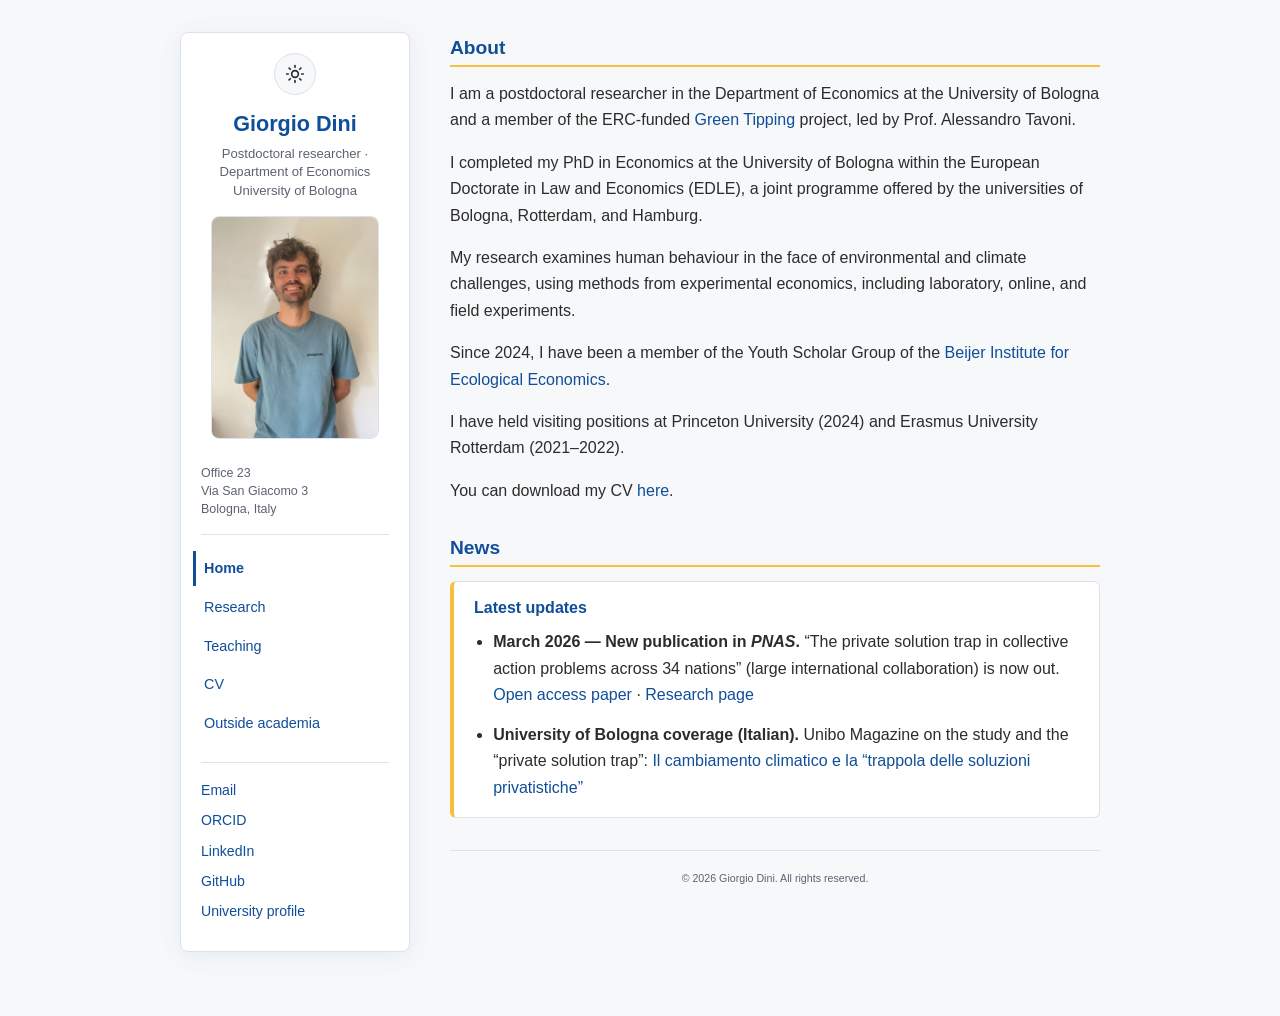
<file: index.html>
<!DOCTYPE html>
<html lang="en">
<head>
  <meta charset="utf-8">
  <meta name="viewport" content="width=device-width, initial-scale=1">
  <meta name="color-scheme" content="light">
  <meta name="description" content="Giorgio Dini — Postdoctoral researcher in economics, University of Bologna. Environmental and behavioral economics, experimental methods.">
  <title>Giorgio Dini | Economics | giodini121.github.io</title>
  <link rel="canonical" href="https://giodini121.github.io/">
  <link rel="stylesheet" href="stylesheets/styles.css">
</head>
<body>
  <div class="nav-backdrop" id="nav-backdrop" hidden aria-hidden="true"></div>
  <button type="button" class="nav-toggle" id="nav-toggle" aria-label="Open menu" aria-expanded="false" aria-controls="site-nav">
    <svg xmlns="http://www.w3.org/2000/svg" width="22" height="22" viewBox="0 0 24 24" fill="none" stroke="currentColor" stroke-width="2" stroke-linecap="round" aria-hidden="true">
      <path d="M4 6h16M4 12h16M4 18h16"/>
    </svg>
  </button>
  <div class="wrapper">
    <header>
      <div class="header-toolbar">
        <div class="theme-toggle-wrap">
          <button type="button" class="theme-toggle" id="theme-toggle" aria-label="Switch to dark mode">
            <svg class="theme-icon theme-icon-sun" xmlns="http://www.w3.org/2000/svg" width="20" height="20" viewBox="0 0 24 24" fill="none" stroke="currentColor" stroke-width="2" stroke-linecap="round" stroke-linejoin="round" aria-hidden="true">
              <circle cx="12" cy="12" r="4"/>
              <path d="M12 2v2M12 20v2M4.93 4.93l1.41 1.41M17.66 17.66l1.41 1.41M2 12h2M20 12h2M6.34 17.66l-1.41 1.41M19.07 4.93l-1.41 1.41"/>
            </svg>
            <svg class="theme-icon theme-icon-moon" xmlns="http://www.w3.org/2000/svg" width="20" height="20" viewBox="0 0 24 24" fill="none" stroke="currentColor" stroke-width="2" stroke-linecap="round" stroke-linejoin="round" aria-hidden="true">
              <path d="M21 12.79A9 9 0 1 1 11.21 3 7 7 0 0 0 21 12.79z"/>
            </svg>
          </button>
        </div>
      </div>
      <h1>Giorgio Dini</h1>
      <p class="tagline">Postdoctoral researcher · Department of Economics<br>University of Bologna</p>
      <p class="profile-img"><img src="personal/profile.png" width="168" height="168" alt="Giorgio Dini"></p>
      <ul class="header-contact-icons contact-footer-icons show-mobile-only" aria-label="Profile links">
        <li>
          <a class="contact-footer-icon-link" href="mailto:giorgio.dini2@unibo.it" aria-label="Email">
            <svg xmlns="http://www.w3.org/2000/svg" width="22" height="22" viewBox="0 0 24 24" fill="none" stroke="currentColor" stroke-width="2" stroke-linecap="round" stroke-linejoin="round" aria-hidden="true"><path d="M4 4h16c1.1 0 2 .9 2 2v12c0 1.1-.9 2-2 2H4c-1.1 0-2-.9-2-2V6c0-1.1.9-2 2-2z"/><path d="m22 6-10 7L2 6"/></svg>
          </a>
        </li>
        <li>
          <a class="contact-footer-icon-link" href="https://orcid.org/0009-0000-2514-3129" target="_blank" rel="noopener" aria-label="ORCID profile">
            <svg xmlns="http://www.w3.org/2000/svg" width="22" height="22" viewBox="0 0 24 24" fill="none" stroke="currentColor" stroke-width="1.75" aria-hidden="true"><circle cx="12" cy="12" r="9"/><circle cx="8.5" cy="12" r="2" fill="currentColor" stroke="none"/><circle cx="12" cy="12" r="2" fill="currentColor" stroke="none"/><circle cx="15.5" cy="12" r="2" fill="currentColor" stroke="none"/></svg>
          </a>
        </li>
        <li>
          <a class="contact-footer-icon-link" href="https://www.linkedin.com/in/giorgio-dini-307a39131" target="_blank" rel="noopener" aria-label="LinkedIn">
            <svg xmlns="http://www.w3.org/2000/svg" width="22" height="22" viewBox="0 0 24 24" fill="none" stroke="currentColor" stroke-width="2" stroke-linecap="round" stroke-linejoin="round" aria-hidden="true"><path d="M16 8a6 6 0 0 1 6 6v7h-4v-7a2 2 0 0 0-2-2 2 2 0 0 0-2 2v7h-4v-7a6 6 0 0 1 6-6z"/><rect x="2" y="9" width="4" height="12" fill="none"/><circle cx="4" cy="4" r="2" fill="none"/></svg>
          </a>
        </li>
        <li>
          <a class="contact-footer-icon-link" href="https://github.com/giodini121" target="_blank" rel="noopener" aria-label="GitHub">
            <svg xmlns="http://www.w3.org/2000/svg" width="22" height="22" viewBox="0 0 24 24" fill="none" stroke="currentColor" stroke-width="2" stroke-linecap="round" stroke-linejoin="round" aria-hidden="true"><path d="M9 19c-5 1.5-5-2.5-7-3m14 6v-3.87a3.37 3.37 0 0 0-.94-2.61c3.14-.35 6.44-1.54 6.44-7A5.44 5.44 0 0 0 20 4.77 5.07 5.07 0 0 0 19.91 1S18.73.65 16 2.48a13.38 13.38 0 0 0-7 0C6.27.65 5.09 1 5.09 1A5.07 5.07 0 0 0 5 4.77a5.44 5.44 0 0 0-1.5 3.78c0 5.42 3.3 6.61 6.44 7A3.37 3.37 0 0 0 9 18.13V22"/></svg>
          </a>
        </li>
        <li>
          <a class="contact-footer-icon-link" href="https://www.unibo.it/sitoweb/giorgio.dini2/en" target="_blank" rel="noopener" aria-label="University profile">
            <svg xmlns="http://www.w3.org/2000/svg" width="22" height="22" viewBox="0 0 24 24" fill="none" stroke="currentColor" stroke-width="2" stroke-linecap="round" stroke-linejoin="round" aria-hidden="true"><path d="M6 22V4a2 2 0 0 1 2-2h8a2 2 0 0 1 2 2v18Z"/><path d="M6 12h12"/><path d="M6 16h12"/><path d="M6 8h12"/><path d="M10 6h4"/></svg>
          </a>
        </li>
      </ul>
      <p class="office-address office-address-desktop">Office 23<br>Via San Giacomo 3<br>Bologna, Italy</p>
      <nav class="site-nav" id="site-nav" aria-label="Primary pages">
        <a href="index.html" aria-current="page">Home</a>
        <a href="research.html">Research</a>
        <a href="teaching.html">Teaching</a>
        <a href="cv.html">CV</a>
        <a href="outside.html">Outside academia</a>
      </nav>
      <ul class="external-links">
        <li><a href="mailto:giorgio.dini2@unibo.it">Email</a></li>
        <li><a href="https://orcid.org/0009-0000-2514-3129" target="_blank" rel="noopener">ORCID</a></li>
        <li><a href="https://www.linkedin.com/in/giorgio-dini-307a39131" target="_blank" rel="noopener">LinkedIn</a></li>
        <li><a href="https://github.com/giodini121" target="_blank" rel="noopener">GitHub</a></li>
        <li><a href="https://www.unibo.it/sitoweb/giorgio.dini2/en" target="_blank" rel="noopener">University profile</a></li>
      </ul>
    </header>
    <section>
      <h2>About</h2>
      <p>
        I am a postdoctoral researcher in the Department of Economics at the University of Bologna and a member of the ERC-funded
        <a href="https://site.unibo.it/green-tipping-scaling-up-green-choice-from-niche-to-norm/en" target="_blank" rel="noopener">Green Tipping</a>
        project, led by Prof. Alessandro Tavoni.
      </p>
      <p>
        I completed my PhD in Economics at the University of Bologna within the European Doctorate in Law and Economics (EDLE),
        a joint programme offered by the universities of Bologna, Rotterdam, and Hamburg.
      </p>
      <p>
        My research examines human behaviour in the face of environmental and climate challenges, using methods from experimental economics,
        including laboratory, online, and field experiments.
      </p>
      <p>
        Since 2024, I have been a member of the Youth Scholar Group of the
        <a href="https://beijer.kva.se/" target="_blank" rel="noopener">Beijer Institute for Ecological Economics</a>.
      </p>
      <p>
        I have held visiting positions at Princeton University (2024) and Erasmus University Rotterdam (2021–2022).
      </p>
      <p>
        You can download my CV <a href="personal/academic_cv.pdf" download>here</a>.
      </p>

      <h2>News</h2>
      <div class="news-block">
        <h3>Latest updates</h3>
        <ul>
          <li>
            <strong>March 2026 — New publication in <em>PNAS</em>.</strong>
            “The private solution trap in collective action problems across 34 nations” (large international collaboration) is now out.
            <a href="https://doi.org/10.1073/pnas.2504632123" target="_blank" rel="noopener">Open access paper</a>
            · <a href="research.html">Research page</a>
          </li>
          <li>
            <strong>University of Bologna coverage (Italian).</strong>
            Unibo Magazine on the study and the “private solution trap”:
            <a href="https://magazine.unibo.it/it/articoli/il-cambiamento-climatico-e-la-trappola-delle-soluzioni-privatistiche" target="_blank" rel="noopener">Il cambiamento climatico e la “trappola delle soluzioni privatistiche”</a>
          </li>
        </ul>
      </div>

      <aside class="contact-footer" aria-label="Contact and links">
        <div class="contact-footer-contacts">
          <p class="contact-footer-contacts-heading">Contacts:</p>
          <p class="contact-footer-contacts-lines">Office 23<br>Via San Giacomo 3<br>Bologna, Italy</p>
          <p class="contact-footer-contacts-email"><a href="mailto:giorgio.dini2@unibo.it">giorgio.dini2@unibo.it</a></p>
        </div>
        <h3 class="contact-footer-title">Links</h3>
        <ul class="contact-footer-links">
          <li><a href="mailto:giorgio.dini2@unibo.it">Email</a></li>
          <li><a href="https://orcid.org/0009-0000-2514-3129" target="_blank" rel="noopener">ORCID</a></li>
          <li><a href="https://www.linkedin.com/in/giorgio-dini-307a39131" target="_blank" rel="noopener">LinkedIn</a></li>
          <li><a href="https://github.com/giodini121" target="_blank" rel="noopener">GitHub</a></li>
          <li><a href="https://www.unibo.it/sitoweb/giorgio.dini2/en" target="_blank" rel="noopener">University profile</a></li>
        </ul>
      </aside>

      <footer>
        <p><small>© 2026 Giorgio Dini. All rights reserved.</small></p>
      </footer>
    </section>
  </div>
  <script src="scripts/theme.js" defer></script>
  <script src="scripts/nav.js" defer></script>
</body>
</html>
</file>
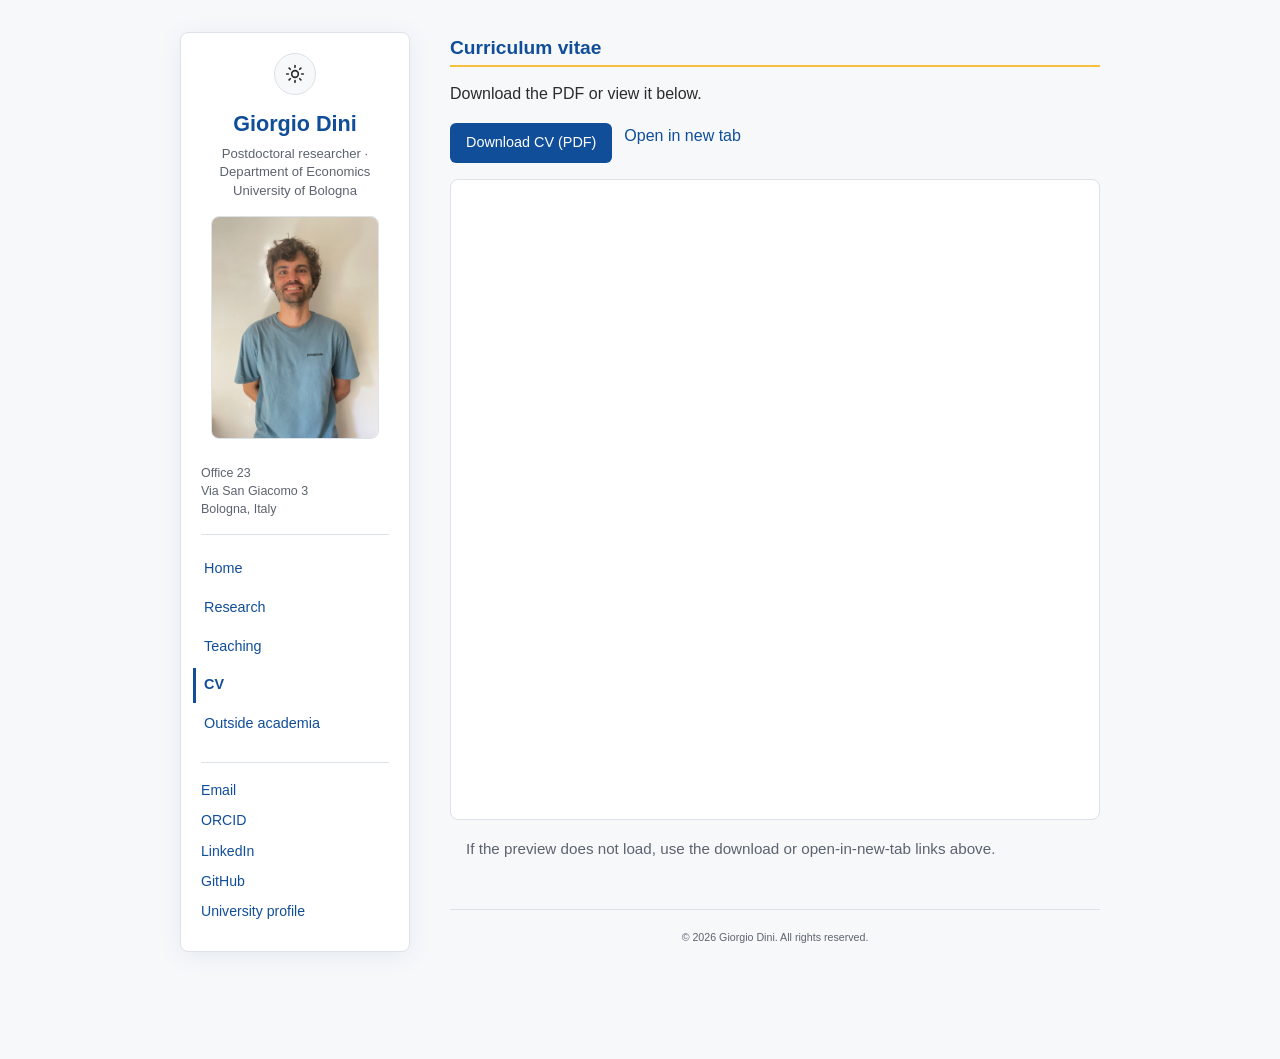
<file: cv.html>
<!DOCTYPE html>
<html lang="en">
<head>
  <meta charset="utf-8">
  <meta name="viewport" content="width=device-width, initial-scale=1">
  <meta name="color-scheme" content="light">
  <meta name="description" content="Curriculum vitae — Giorgio Dini (PDF).">
  <title>CV | Giorgio Dini | giodini121.github.io</title>
  <link rel="canonical" href="https://giodini121.github.io/cv.html">
  <link rel="stylesheet" href="stylesheets/styles.css">
</head>
<body>
  <div class="nav-backdrop" id="nav-backdrop" hidden aria-hidden="true"></div>
  <button type="button" class="nav-toggle" id="nav-toggle" aria-label="Open menu" aria-expanded="false" aria-controls="site-nav">
    <svg xmlns="http://www.w3.org/2000/svg" width="22" height="22" viewBox="0 0 24 24" fill="none" stroke="currentColor" stroke-width="2" stroke-linecap="round" aria-hidden="true">
      <path d="M4 6h16M4 12h16M4 18h16"/>
    </svg>
  </button>
  <div class="wrapper">
    <header>
      <div class="header-toolbar">
        <div class="theme-toggle-wrap">
          <button type="button" class="theme-toggle" id="theme-toggle" aria-label="Switch to dark mode">
            <svg class="theme-icon theme-icon-sun" xmlns="http://www.w3.org/2000/svg" width="20" height="20" viewBox="0 0 24 24" fill="none" stroke="currentColor" stroke-width="2" stroke-linecap="round" stroke-linejoin="round" aria-hidden="true">
              <circle cx="12" cy="12" r="4"/>
              <path d="M12 2v2M12 20v2M4.93 4.93l1.41 1.41M17.66 17.66l1.41 1.41M2 12h2M20 12h2M6.34 17.66l-1.41 1.41M19.07 4.93l-1.41 1.41"/>
            </svg>
            <svg class="theme-icon theme-icon-moon" xmlns="http://www.w3.org/2000/svg" width="20" height="20" viewBox="0 0 24 24" fill="none" stroke="currentColor" stroke-width="2" stroke-linecap="round" stroke-linejoin="round" aria-hidden="true">
              <path d="M21 12.79A9 9 0 1 1 11.21 3 7 7 0 0 0 21 12.79z"/>
            </svg>
          </button>
        </div>
      </div>
      <h1>Giorgio Dini</h1>
      <p class="tagline">Postdoctoral researcher · Department of Economics<br>University of Bologna</p>
      <p class="profile-img"><img src="personal/profile.png" width="168" height="168" alt="Giorgio Dini"></p>
      <ul class="header-contact-icons contact-footer-icons show-mobile-only" aria-label="Profile links">
        <li>
          <a class="contact-footer-icon-link" href="mailto:giorgio.dini2@unibo.it" aria-label="Email">
            <svg xmlns="http://www.w3.org/2000/svg" width="22" height="22" viewBox="0 0 24 24" fill="none" stroke="currentColor" stroke-width="2" stroke-linecap="round" stroke-linejoin="round" aria-hidden="true"><path d="M4 4h16c1.1 0 2 .9 2 2v12c0 1.1-.9 2-2 2H4c-1.1 0-2-.9-2-2V6c0-1.1.9-2 2-2z"/><path d="m22 6-10 7L2 6"/></svg>
          </a>
        </li>
        <li>
          <a class="contact-footer-icon-link" href="https://orcid.org/0009-0000-2514-3129" target="_blank" rel="noopener" aria-label="ORCID profile">
            <svg xmlns="http://www.w3.org/2000/svg" width="22" height="22" viewBox="0 0 24 24" fill="none" stroke="currentColor" stroke-width="1.75" aria-hidden="true"><circle cx="12" cy="12" r="9"/><circle cx="8.5" cy="12" r="2" fill="currentColor" stroke="none"/><circle cx="12" cy="12" r="2" fill="currentColor" stroke="none"/><circle cx="15.5" cy="12" r="2" fill="currentColor" stroke="none"/></svg>
          </a>
        </li>
        <li>
          <a class="contact-footer-icon-link" href="https://www.linkedin.com/in/giorgio-dini-307a39131" target="_blank" rel="noopener" aria-label="LinkedIn">
            <svg xmlns="http://www.w3.org/2000/svg" width="22" height="22" viewBox="0 0 24 24" fill="none" stroke="currentColor" stroke-width="2" stroke-linecap="round" stroke-linejoin="round" aria-hidden="true"><path d="M16 8a6 6 0 0 1 6 6v7h-4v-7a2 2 0 0 0-2-2 2 2 0 0 0-2 2v7h-4v-7a6 6 0 0 1 6-6z"/><rect x="2" y="9" width="4" height="12" fill="none"/><circle cx="4" cy="4" r="2" fill="none"/></svg>
          </a>
        </li>
        <li>
          <a class="contact-footer-icon-link" href="https://github.com/giorgiodini" target="_blank" rel="noopener" aria-label="GitHub">
            <svg xmlns="http://www.w3.org/2000/svg" width="22" height="22" viewBox="0 0 24 24" fill="none" stroke="currentColor" stroke-width="2" stroke-linecap="round" stroke-linejoin="round" aria-hidden="true"><path d="M9 19c-5 1.5-5-2.5-7-3m14 6v-3.87a3.37 3.37 0 0 0-.94-2.61c3.14-.35 6.44-1.54 6.44-7A5.44 5.44 0 0 0 20 4.77 5.07 5.07 0 0 0 19.91 1S18.73.65 16 2.48a13.38 13.38 0 0 0-7 0C6.27.65 5.09 1 5.09 1A5.07 5.07 0 0 0 5 4.77a5.44 5.44 0 0 0-1.5 3.78c0 5.42 3.3 6.61 6.44 7A3.37 3.37 0 0 0 9 18.13V22"/></svg>
          </a>
        </li>
        <li>
          <a class="contact-footer-icon-link" href="https://www.unibo.it/sitoweb/giorgio.dini2/en" target="_blank" rel="noopener" aria-label="University profile">
            <svg xmlns="http://www.w3.org/2000/svg" width="22" height="22" viewBox="0 0 24 24" fill="none" stroke="currentColor" stroke-width="2" stroke-linecap="round" stroke-linejoin="round" aria-hidden="true"><path d="M6 22V4a2 2 0 0 1 2-2h8a2 2 0 0 1 2 2v18Z"/><path d="M6 12h12"/><path d="M6 16h12"/><path d="M6 8h12"/><path d="M10 6h4"/></svg>
          </a>
        </li>
      </ul>
      <p class="office-address office-address-desktop">Office 23<br>Via San Giacomo 3<br>Bologna, Italy</p>
      <nav class="site-nav" id="site-nav" aria-label="Primary pages">
        <a href="index.html">Home</a>
        <a href="research.html">Research</a>
        <a href="teaching.html">Teaching</a>
        <a href="cv.html" aria-current="page">CV</a>
        <a href="outside.html">Outside academia</a>
      </nav>
      <ul class="external-links">
        <li><a href="mailto:giorgio.dini2@unibo.it">Email</a></li>
        <li><a href="https://orcid.org/0009-0000-2514-3129" target="_blank" rel="noopener">ORCID</a></li>
        <li><a href="https://www.linkedin.com/in/giorgio-dini-307a39131" target="_blank" rel="noopener">LinkedIn</a></li>
        <li><a href="https://github.com/giorgiodini" target="_blank" rel="noopener">GitHub</a></li>
        <li><a href="https://www.unibo.it/sitoweb/giorgio.dini2/en" target="_blank" rel="noopener">University profile</a></li>
      </ul>
    </header>
    <section>
      <h2>Curriculum vitae</h2>
      <p>Download the PDF or view it below.</p>
      <div class="cv-toolbar">
        <a class="btn-download" href="personal/academic_cv.pdf" download>Download CV (PDF)</a>
        <a href="personal/academic_cv.pdf" target="_blank" rel="noopener">Open in new tab</a>
      </div>
      <div class="cv-frame-wrap">
        <iframe title="CV PDF" src="personal/academic_cv.pdf#view=FitH"></iframe>
      </div>
      <p class="cv-fallback">If the preview does not load, use the download or open-in-new-tab links above.</p>

      <aside class="contact-footer" aria-label="Contact and links">
        <div class="contact-footer-contacts">
          <p class="contact-footer-contacts-heading">Contacts:</p>
          <p class="contact-footer-contacts-lines">Office 23<br>Via San Giacomo 3<br>Bologna, Italy</p>
          <p class="contact-footer-contacts-email"><a href="mailto:giorgio.dini2@unibo.it">giorgio.dini2@unibo.it</a></p>
        </div>
        <h3 class="contact-footer-title">Links</h3>
        <ul class="contact-footer-links">
          <li><a href="mailto:giorgio.dini2@unibo.it">Email</a></li>
          <li><a href="https://orcid.org/0009-0000-2514-3129" target="_blank" rel="noopener">ORCID</a></li>
          <li><a href="https://www.linkedin.com/in/giorgio-dini-307a39131" target="_blank" rel="noopener">LinkedIn</a></li>
          <li><a href="https://github.com/giorgiodini" target="_blank" rel="noopener">GitHub</a></li>
          <li><a href="https://www.unibo.it/sitoweb/giorgio.dini2/en" target="_blank" rel="noopener">University profile</a></li>
        </ul>
      </aside>

      <footer>
        <p><small>© 2026 Giorgio Dini. All rights reserved.</small></p>
      </footer>
    </section>
  </div>
  <script src="scripts/theme.js" defer></script>
  <script src="scripts/nav.js" defer></script>
</body>
</html>
</file>
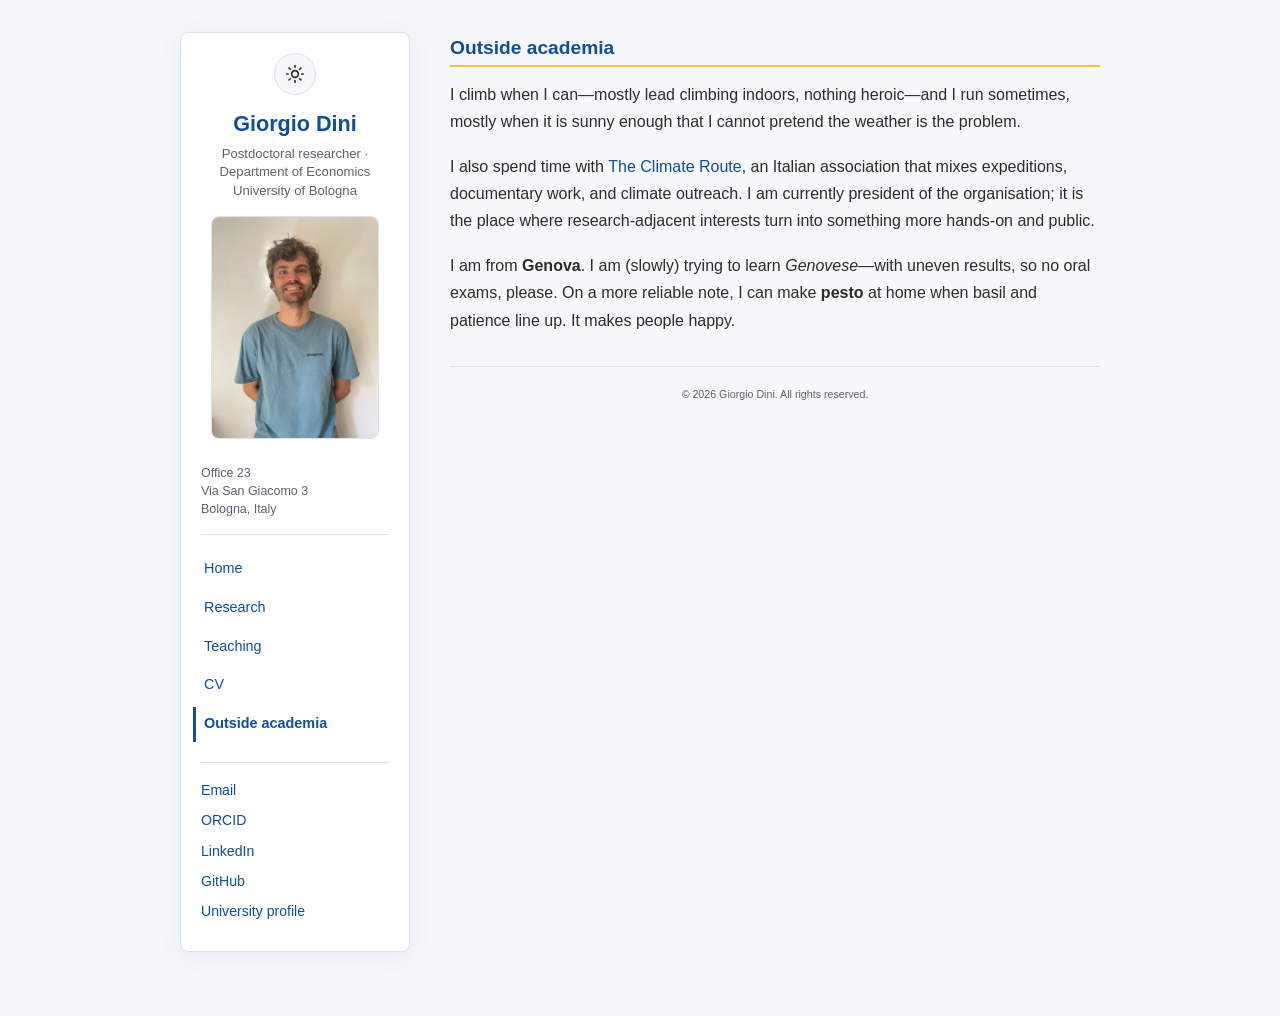
<file: outside.html>
<!DOCTYPE html>
<html lang="en">
<head>
  <meta charset="utf-8">
  <meta name="viewport" content="width=device-width, initial-scale=1">
  <meta name="color-scheme" content="light">
  <meta name="description" content="Outside academia — climbing, running, The Climate Route, Genova, and other non-work things.">
  <title>Outside academia | Giorgio Dini | giodini121.github.io</title>
  <link rel="canonical" href="https://giodini121.github.io/outside.html">
  <link rel="stylesheet" href="stylesheets/styles.css">
</head>
<body>
  <div class="nav-backdrop" id="nav-backdrop" hidden aria-hidden="true"></div>
  <button type="button" class="nav-toggle" id="nav-toggle" aria-label="Open menu" aria-expanded="false" aria-controls="site-nav">
    <svg xmlns="http://www.w3.org/2000/svg" width="22" height="22" viewBox="0 0 24 24" fill="none" stroke="currentColor" stroke-width="2" stroke-linecap="round" aria-hidden="true">
      <path d="M4 6h16M4 12h16M4 18h16"/>
    </svg>
  </button>
  <div class="wrapper">
    <header>
      <div class="header-toolbar">
        <div class="theme-toggle-wrap">
          <button type="button" class="theme-toggle" id="theme-toggle" aria-label="Switch to dark mode">
            <svg class="theme-icon theme-icon-sun" xmlns="http://www.w3.org/2000/svg" width="20" height="20" viewBox="0 0 24 24" fill="none" stroke="currentColor" stroke-width="2" stroke-linecap="round" stroke-linejoin="round" aria-hidden="true">
              <circle cx="12" cy="12" r="4"/>
              <path d="M12 2v2M12 20v2M4.93 4.93l1.41 1.41M17.66 17.66l1.41 1.41M2 12h2M20 12h2M6.34 17.66l-1.41 1.41M19.07 4.93l-1.41 1.41"/>
            </svg>
            <svg class="theme-icon theme-icon-moon" xmlns="http://www.w3.org/2000/svg" width="20" height="20" viewBox="0 0 24 24" fill="none" stroke="currentColor" stroke-width="2" stroke-linecap="round" stroke-linejoin="round" aria-hidden="true">
              <path d="M21 12.79A9 9 0 1 1 11.21 3 7 7 0 0 0 21 12.79z"/>
            </svg>
          </button>
        </div>
      </div>
      <h1>Giorgio Dini</h1>
      <p class="tagline">Postdoctoral researcher · Department of Economics<br>University of Bologna</p>
      <p class="profile-img"><img src="personal/profile.png" width="168" height="168" alt="Giorgio Dini"></p>
      <ul class="header-contact-icons contact-footer-icons show-mobile-only" aria-label="Profile links">
        <li>
          <a class="contact-footer-icon-link" href="mailto:giorgio.dini2@unibo.it" aria-label="Email">
            <svg xmlns="http://www.w3.org/2000/svg" width="22" height="22" viewBox="0 0 24 24" fill="none" stroke="currentColor" stroke-width="2" stroke-linecap="round" stroke-linejoin="round" aria-hidden="true"><path d="M4 4h16c1.1 0 2 .9 2 2v12c0 1.1-.9 2-2 2H4c-1.1 0-2-.9-2-2V6c0-1.1.9-2 2-2z"/><path d="m22 6-10 7L2 6"/></svg>
          </a>
        </li>
        <li>
          <a class="contact-footer-icon-link" href="https://orcid.org/0009-0000-2514-3129" target="_blank" rel="noopener" aria-label="ORCID profile">
            <svg xmlns="http://www.w3.org/2000/svg" width="22" height="22" viewBox="0 0 24 24" fill="none" stroke="currentColor" stroke-width="1.75" aria-hidden="true"><circle cx="12" cy="12" r="9"/><circle cx="8.5" cy="12" r="2" fill="currentColor" stroke="none"/><circle cx="12" cy="12" r="2" fill="currentColor" stroke="none"/><circle cx="15.5" cy="12" r="2" fill="currentColor" stroke="none"/></svg>
          </a>
        </li>
        <li>
          <a class="contact-footer-icon-link" href="https://www.linkedin.com/in/giorgio-dini-307a39131" target="_blank" rel="noopener" aria-label="LinkedIn">
            <svg xmlns="http://www.w3.org/2000/svg" width="22" height="22" viewBox="0 0 24 24" fill="none" stroke="currentColor" stroke-width="2" stroke-linecap="round" stroke-linejoin="round" aria-hidden="true"><path d="M16 8a6 6 0 0 1 6 6v7h-4v-7a2 2 0 0 0-2-2 2 2 0 0 0-2 2v7h-4v-7a6 6 0 0 1 6-6z"/><rect x="2" y="9" width="4" height="12" fill="none"/><circle cx="4" cy="4" r="2" fill="none"/></svg>
          </a>
        </li>
        <li>
          <a class="contact-footer-icon-link" href="https://github.com/giorgiodini" target="_blank" rel="noopener" aria-label="GitHub">
            <svg xmlns="http://www.w3.org/2000/svg" width="22" height="22" viewBox="0 0 24 24" fill="none" stroke="currentColor" stroke-width="2" stroke-linecap="round" stroke-linejoin="round" aria-hidden="true"><path d="M9 19c-5 1.5-5-2.5-7-3m14 6v-3.87a3.37 3.37 0 0 0-.94-2.61c3.14-.35 6.44-1.54 6.44-7A5.44 5.44 0 0 0 20 4.77 5.07 5.07 0 0 0 19.91 1S18.73.65 16 2.48a13.38 13.38 0 0 0-7 0C6.27.65 5.09 1 5.09 1A5.07 5.07 0 0 0 5 4.77a5.44 5.44 0 0 0-1.5 3.78c0 5.42 3.3 6.61 6.44 7A3.37 3.37 0 0 0 9 18.13V22"/></svg>
          </a>
        </li>
        <li>
          <a class="contact-footer-icon-link" href="https://www.unibo.it/sitoweb/giorgio.dini2/en" target="_blank" rel="noopener" aria-label="University profile">
            <svg xmlns="http://www.w3.org/2000/svg" width="22" height="22" viewBox="0 0 24 24" fill="none" stroke="currentColor" stroke-width="2" stroke-linecap="round" stroke-linejoin="round" aria-hidden="true"><path d="M6 22V4a2 2 0 0 1 2-2h8a2 2 0 0 1 2 2v18Z"/><path d="M6 12h12"/><path d="M6 16h12"/><path d="M6 8h12"/><path d="M10 6h4"/></svg>
          </a>
        </li>
      </ul>
      <p class="office-address office-address-desktop">Office 23<br>Via San Giacomo 3<br>Bologna, Italy</p>
      <nav class="site-nav" id="site-nav" aria-label="Primary pages">
        <a href="index.html">Home</a>
        <a href="research.html">Research</a>
        <a href="teaching.html">Teaching</a>
        <a href="cv.html">CV</a>
        <a href="outside.html" aria-current="page">Outside academia</a>
      </nav>
      <ul class="external-links">
        <li><a href="mailto:giorgio.dini2@unibo.it">Email</a></li>
        <li><a href="https://orcid.org/0009-0000-2514-3129" target="_blank" rel="noopener">ORCID</a></li>
        <li><a href="https://www.linkedin.com/in/giorgio-dini-307a39131" target="_blank" rel="noopener">LinkedIn</a></li>
        <li><a href="https://github.com/giorgiodini" target="_blank" rel="noopener">GitHub</a></li>
        <li><a href="https://www.unibo.it/sitoweb/giorgio.dini2/en" target="_blank" rel="noopener">University profile</a></li>
      </ul>
    </header>
    <section class="outside-page">
      <h2>Outside academia</h2>

      <p>
        I climb when I can—mostly lead climbing indoors, nothing heroic—and I run sometimes, mostly when it is sunny enough that I cannot pretend the weather is the problem.
      </p>

      <p>
        I also spend time with <a href="https://theclimateroute.org/" target="_blank" rel="noopener">The Climate Route</a>, an Italian association that mixes expeditions, documentary work, and climate outreach.
        I am currently president of the organisation; it is the place where research-adjacent interests turn into something more hands-on and public.
      </p>

      <p>
        I am from <strong>Genova</strong>. I am (slowly) trying to learn <em>Genovese</em>—with uneven results, so no oral exams, please.
        On a more reliable note, I can make <strong>pesto</strong> at home when basil and patience line up. It makes people happy.
      </p>

      <!-- Optional: add images as personal/outside-1.jpg and outside-2.jpg, then uncomment the block below.
      <div class="outside-gallery" aria-label="Photos">
        <figure>
          <img src="personal/outside-1.jpg" width="400" height="300" alt="Description" loading="lazy">
          <figcaption>Caption here</figcaption>
        </figure>
        <figure>
          <img src="personal/outside-2.jpg" width="400" height="300" alt="Description" loading="lazy">
          <figcaption>Caption here</figcaption>
        </figure>
      </div>
      -->

      <aside class="contact-footer" aria-label="Contact and links">
        <div class="contact-footer-contacts">
          <p class="contact-footer-contacts-heading">Contacts:</p>
          <p class="contact-footer-contacts-lines">Office 23<br>Via San Giacomo 3<br>Bologna, Italy</p>
          <p class="contact-footer-contacts-email"><a href="mailto:giorgio.dini2@unibo.it">giorgio.dini2@unibo.it</a></p>
        </div>
        <h3 class="contact-footer-title">Links</h3>
        <ul class="contact-footer-links">
          <li><a href="mailto:giorgio.dini2@unibo.it">Email</a></li>
          <li><a href="https://orcid.org/0009-0000-2514-3129" target="_blank" rel="noopener">ORCID</a></li>
          <li><a href="https://www.linkedin.com/in/giorgio-dini-307a39131" target="_blank" rel="noopener">LinkedIn</a></li>
          <li><a href="https://github.com/giorgiodini" target="_blank" rel="noopener">GitHub</a></li>
          <li><a href="https://www.unibo.it/sitoweb/giorgio.dini2/en" target="_blank" rel="noopener">University profile</a></li>
        </ul>
      </aside>

      <footer>
        <p><small>© 2026 Giorgio Dini. All rights reserved.</small></p>
      </footer>
    </section>
  </div>
  <script src="scripts/theme.js" defer></script>
  <script src="scripts/nav.js" defer></script>
</body>
</html>
</file>
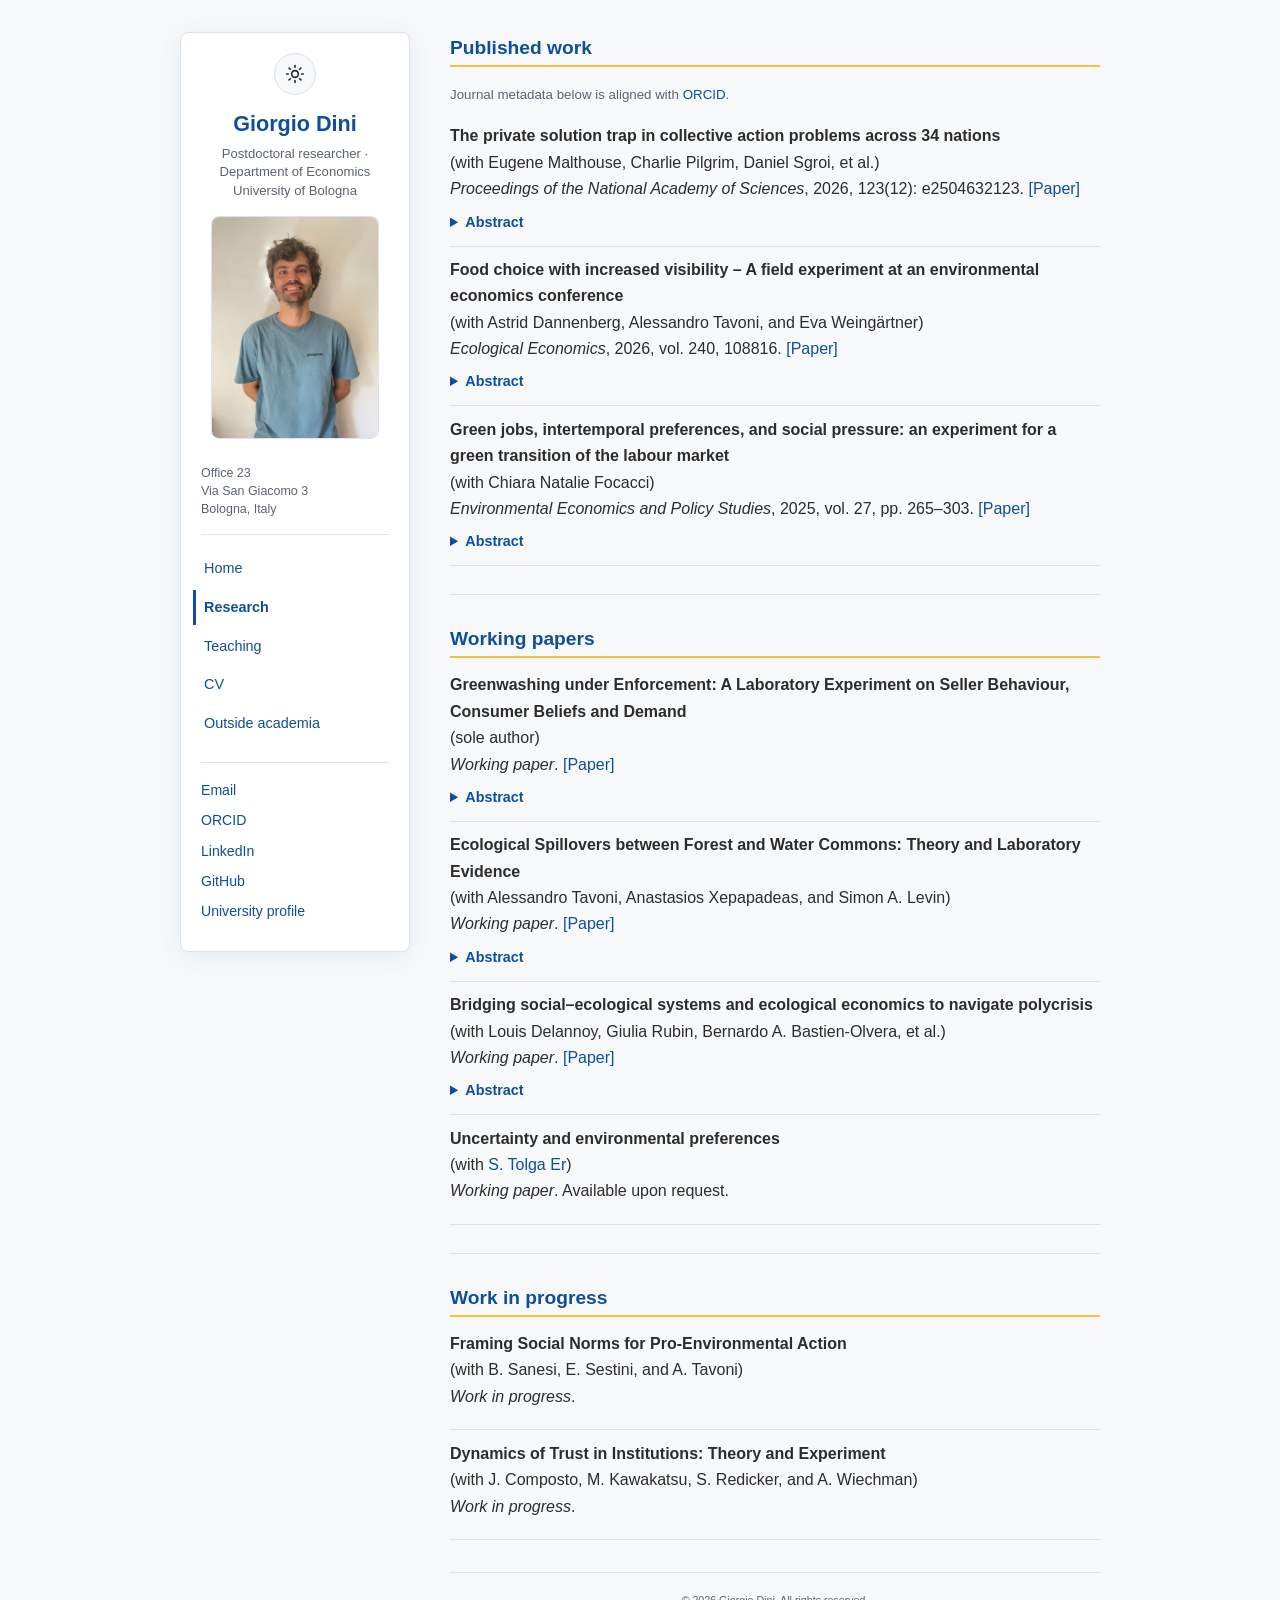
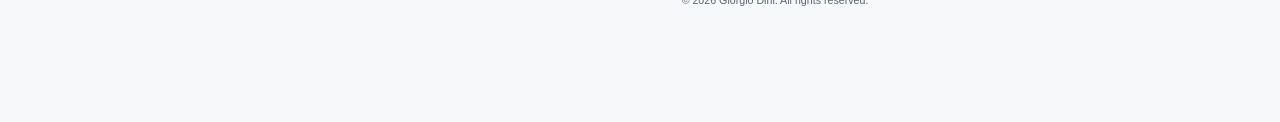
<file: research.html>
<!DOCTYPE html>
<html lang="en">
<head>
  <meta charset="utf-8">
  <meta name="viewport" content="width=device-width, initial-scale=1">
  <meta name="color-scheme" content="light">
  <meta name="description" content="Research — Giorgio Dini: publications, working papers, and work in progress.">
  <title>Research | Giorgio Dini | giodini121.github.io</title>
  <link rel="canonical" href="https://giodini121.github.io/research.html">
  <link rel="stylesheet" href="stylesheets/styles.css">
</head>
<body>
  <div class="nav-backdrop" id="nav-backdrop" hidden aria-hidden="true"></div>
  <button type="button" class="nav-toggle" id="nav-toggle" aria-label="Open menu" aria-expanded="false" aria-controls="site-nav">
    <svg xmlns="http://www.w3.org/2000/svg" width="22" height="22" viewBox="0 0 24 24" fill="none" stroke="currentColor" stroke-width="2" stroke-linecap="round" aria-hidden="true">
      <path d="M4 6h16M4 12h16M4 18h16"/>
    </svg>
  </button>
  <div class="wrapper">
    <header>
      <div class="header-toolbar">
        <div class="theme-toggle-wrap">
          <button type="button" class="theme-toggle" id="theme-toggle" aria-label="Switch to dark mode">
            <svg class="theme-icon theme-icon-sun" xmlns="http://www.w3.org/2000/svg" width="20" height="20" viewBox="0 0 24 24" fill="none" stroke="currentColor" stroke-width="2" stroke-linecap="round" stroke-linejoin="round" aria-hidden="true">
              <circle cx="12" cy="12" r="4"/>
              <path d="M12 2v2M12 20v2M4.93 4.93l1.41 1.41M17.66 17.66l1.41 1.41M2 12h2M20 12h2M6.34 17.66l-1.41 1.41M19.07 4.93l-1.41 1.41"/>
            </svg>
            <svg class="theme-icon theme-icon-moon" xmlns="http://www.w3.org/2000/svg" width="20" height="20" viewBox="0 0 24 24" fill="none" stroke="currentColor" stroke-width="2" stroke-linecap="round" stroke-linejoin="round" aria-hidden="true">
              <path d="M21 12.79A9 9 0 1 1 11.21 3 7 7 0 0 0 21 12.79z"/>
            </svg>
          </button>
        </div>
      </div>
      <h1>Giorgio Dini</h1>
      <p class="tagline">Postdoctoral researcher · Department of Economics<br>University of Bologna</p>
      <p class="profile-img"><img src="personal/profile.png" width="168" height="168" alt="Giorgio Dini"></p>
      <ul class="header-contact-icons contact-footer-icons show-mobile-only" aria-label="Profile links">
        <li>
          <a class="contact-footer-icon-link" href="mailto:giorgio.dini2@unibo.it" aria-label="Email">
            <svg xmlns="http://www.w3.org/2000/svg" width="22" height="22" viewBox="0 0 24 24" fill="none" stroke="currentColor" stroke-width="2" stroke-linecap="round" stroke-linejoin="round" aria-hidden="true"><path d="M4 4h16c1.1 0 2 .9 2 2v12c0 1.1-.9 2-2 2H4c-1.1 0-2-.9-2-2V6c0-1.1.9-2 2-2z"/><path d="m22 6-10 7L2 6"/></svg>
          </a>
        </li>
        <li>
          <a class="contact-footer-icon-link" href="https://orcid.org/0009-0000-2514-3129" target="_blank" rel="noopener" aria-label="ORCID profile">
            <svg xmlns="http://www.w3.org/2000/svg" width="22" height="22" viewBox="0 0 24 24" fill="none" stroke="currentColor" stroke-width="1.75" aria-hidden="true"><circle cx="12" cy="12" r="9"/><circle cx="8.5" cy="12" r="2" fill="currentColor" stroke="none"/><circle cx="12" cy="12" r="2" fill="currentColor" stroke="none"/><circle cx="15.5" cy="12" r="2" fill="currentColor" stroke="none"/></svg>
          </a>
        </li>
        <li>
          <a class="contact-footer-icon-link" href="https://www.linkedin.com/in/giorgio-dini-307a39131" target="_blank" rel="noopener" aria-label="LinkedIn">
            <svg xmlns="http://www.w3.org/2000/svg" width="22" height="22" viewBox="0 0 24 24" fill="none" stroke="currentColor" stroke-width="2" stroke-linecap="round" stroke-linejoin="round" aria-hidden="true"><path d="M16 8a6 6 0 0 1 6 6v7h-4v-7a2 2 0 0 0-2-2 2 2 0 0 0-2 2v7h-4v-7a6 6 0 0 1 6-6z"/><rect x="2" y="9" width="4" height="12" fill="none"/><circle cx="4" cy="4" r="2" fill="none"/></svg>
          </a>
        </li>
        <li>
          <a class="contact-footer-icon-link" href="https://github.com/giorgiodini" target="_blank" rel="noopener" aria-label="GitHub">
            <svg xmlns="http://www.w3.org/2000/svg" width="22" height="22" viewBox="0 0 24 24" fill="none" stroke="currentColor" stroke-width="2" stroke-linecap="round" stroke-linejoin="round" aria-hidden="true"><path d="M9 19c-5 1.5-5-2.5-7-3m14 6v-3.87a3.37 3.37 0 0 0-.94-2.61c3.14-.35 6.44-1.54 6.44-7A5.44 5.44 0 0 0 20 4.77 5.07 5.07 0 0 0 19.91 1S18.73.65 16 2.48a13.38 13.38 0 0 0-7 0C6.27.65 5.09 1 5.09 1A5.07 5.07 0 0 0 5 4.77a5.44 5.44 0 0 0-1.5 3.78c0 5.42 3.3 6.61 6.44 7A3.37 3.37 0 0 0 9 18.13V22"/></svg>
          </a>
        </li>
        <li>
          <a class="contact-footer-icon-link" href="https://www.unibo.it/sitoweb/giorgio.dini2/en" target="_blank" rel="noopener" aria-label="University profile">
            <svg xmlns="http://www.w3.org/2000/svg" width="22" height="22" viewBox="0 0 24 24" fill="none" stroke="currentColor" stroke-width="2" stroke-linecap="round" stroke-linejoin="round" aria-hidden="true"><path d="M6 22V4a2 2 0 0 1 2-2h8a2 2 0 0 1 2 2v18Z"/><path d="M6 12h12"/><path d="M6 16h12"/><path d="M6 8h12"/><path d="M10 6h4"/></svg>
          </a>
        </li>
      </ul>
      <p class="office-address office-address-desktop">Office 23<br>Via San Giacomo 3<br>Bologna, Italy</p>
      <nav class="site-nav" id="site-nav" aria-label="Primary pages">
        <a href="index.html">Home</a>
        <a href="research.html" aria-current="page">Research</a>
        <a href="teaching.html">Teaching</a>
        <a href="cv.html">CV</a>
        <a href="outside.html">Outside academia</a>
      </nav>
      <ul class="external-links">
        <li><a href="mailto:giorgio.dini2@unibo.it">Email</a></li>
        <li><a href="https://orcid.org/0009-0000-2514-3129" target="_blank" rel="noopener">ORCID</a></li>
        <li><a href="https://www.linkedin.com/in/giorgio-dini-307a39131" target="_blank" rel="noopener">LinkedIn</a></li>
        <li><a href="https://github.com/giorgiodini" target="_blank" rel="noopener">GitHub</a></li>
        <li><a href="https://www.unibo.it/sitoweb/giorgio.dini2/en" target="_blank" rel="noopener">University profile</a></li>
      </ul>
    </header>
    <section>
      <h2>Published work</h2>
      <p class="orcid-note"><small>Journal metadata below is aligned with <a href="https://orcid.org/0009-0000-2514-3129" target="_blank" rel="noopener">ORCID</a>.</small></p>

      <div class="paper">
        <p>
          <strong>The private solution trap in collective action problems across 34 nations</strong><br>
          (with Eugene Malthouse, Charlie Pilgrim, Daniel Sgroi, et al.)<br>
          <em>Proceedings of the National Academy of Sciences</em>, 2026, 123(12): e2504632123.
          <a href="https://doi.org/10.1073/pnas.2504632123" target="_blank" rel="noopener">[Paper]</a>
        </p>
        <details>
          <summary>Abstract</summary>
          <p>
            Collective action problems emerge when individual incentives and group interests are misaligned, as in the case of climate change. Individuals involved in these problems are generally considered to have two options: contribute toward public solutions such as global warming mitigation or free ride. However, many collective action problems today involve a third option of investing in a “private solution” such as local adaptation. The availability of this third option can lead to a private solution trap whereby private solutions are adopted, collectively optimal public solutions are not provided, and existing inequalities are exacerbated. We investigated the private solution trap with a collective action game featuring private and public solutions, wealth inequality determined by luck or merit, and participants from 34 countries. We found that the joint existence of private solutions and wealth inequality had a consistent effect across countries: Participants given a higher endowment adopted private solutions almost twice as often as those given a lower endowment, regardless of whether it was determined by luck or merit, and contributed proportionally less toward public solutions. Wealth inequality increased in every country and those given lower endowments were often left unprotected as public solutions were not provided. Across countries, cultural values of hierarchy and harmony were associated with preferences for private and public solutions, respectively. We also identified two universal pathways toward public solution provision: early contributions and conditional cooperation. Our findings highlight the ubiquity of the private solution trap, its cultural underpinnings, and its potential consequences for global collective action problems.
          </p>
        </details>
      </div>

      <div class="paper">
        <p>
          <strong>Food choice with increased visibility – A field experiment at an environmental economics conference</strong><br>
          (with Astrid Dannenberg, Alessandro Tavoni, and Eva Weingärtner)<br>
          <em>Ecological Economics</em>, 2026, vol. 240, 108816.
          <a href="https://doi.org/10.1016/j.ecolecon.2025.108816" target="_blank" rel="noopener">[Paper]</a>
        </p>
        <details>
          <summary>Abstract</summary>
          <p>
            Food choices and in particular meat consumption have major impacts on the local and global environment, which is why the topic is gaining attention in environmental economics and other disciplines. In this study, we investigate the effect of increased visibility on food choices, for which there has been little research to date. We present findings from a field experiment among researchers at a large environmental economics conference. When registering for the three-days conference and prior to choosing between vegan, vegetarian, or meat/fish lunches, half of the participants were informed that their choice would be visibly printed on their conference name badge. The remaining half were informed of this saliency only after their food choice (at the conference venue). Despite the conference setting in which environmentally friendly choices and signals are likely to be valued, we find no significant effect of the treatment on lunch choices. We discuss possible reasons for the null effect, including that the consequences of visibility are ignored, discounted, or already factored in.
          </p>
        </details>
      </div>

      <div class="paper">
        <p>
          <strong>Green jobs, intertemporal preferences, and social pressure: an experiment for a green transition of the labour market</strong><br>
          (with Chiara Natalie Focacci)<br>
          <em>Environmental Economics and Policy Studies</em>, 2025, vol. 27, pp. 265–303.
          <a href="https://doi.org/10.1007/s10018-024-00423-2" target="_blank" rel="noopener">[Paper]</a>
        </p>
        <details>
          <summary>Abstract</summary>
          <p>
            While the industry is witnessing a progressive ecological transition, it is still unclear how greener sectors can expand in the market without an adequate labour supply. We carry out an experiment (n = 500) to investigate what incentives are most effective in encouraging people to apply for green jobs. To do so, we elicit ranked preferences towards green and brown jobs with different intertemporal payoffs. In the treatment group, subjects experience a mild level of social pressure in favour of a green transition. Findings from a probabilistic model show that, when treated, subjects are 24.4 percentage points more likely to favour green job opportunities, especially those granting increasing wage profiles. Differences in treatment are particularly evident for women, individuals with large circles of friends, introverts, and questioners of the green economy. As the job market transitions toward greener opportunities, our work contributes to understanding how peer pressure strategies can encourage applications for green jobs.
          </p>
        </details>
      </div>

      <hr>

      <h2>Working papers</h2>

      <div class="paper">
        <p>
          <strong>Greenwashing under Enforcement: A Laboratory Experiment on Seller Behaviour, Consumer Beliefs and Demand</strong><br>
          (sole author)<br>
          <em>Working paper</em>.
          <a href="https://papers.ssrn.com/sol3/papers.cfm?abstract_id=7472055" target="_blank" rel="noopener">[Paper]</a>
        </p>
        <details>
          <summary>Abstract</summary>
          <p>
            Does enforcement against misleading environmental claims change sellers’ incentives to greenwash? Do consumers translate that change into valuations and purchases? One way to answer these questions is to look at whether green-claimed products sell more or less under stronger enforcement. Purchases alone, however, cannot tell whether buyers recognize how enforcement reshapes sellers’ incentives or whether that recognition affects valuation. We study both sides of the market in a laboratory sender–receiver game with real consumer products. Sellers privately observe product quality and can attach an uncertified green claim; an authority verifies claims with low or high probability and sanctions detected false claims. We find that stronger enforcement reduces greenwashing from 62.6% to 38.2%, and buyers revise their greenwashing expectations accordingly. Willingness to pay for green-claimed products moves only modestly, and average purchase does not differ across detection rates. A limited demand response does not necessarily reflect a failure to infer. Our results suggest that enforcement against false green claims should primarily be evaluated by its effects on deceptive supply. Policymakers should expect little demand-side response to stronger or weaker monitoring.
          </p>
        </details>
      </div>

      <div class="paper">
        <p>
          <strong>Ecological Spillovers between Forest and Water Commons: Theory and Laboratory Evidence</strong><br>
          (with Alessandro Tavoni, Anastasios Xepapadeas, and Simon A. Levin)<br>
          <em>Working paper</em>.
          <a href="https://papers.ssrn.com/sol3/papers.cfm?abstract_id=7063958" target="_blank" rel="noopener">[Paper]</a>
        </p>
        <details>
          <summary>Abstract</summary>
          <p>
            Amazon deforestation determines long-distance ecological impacts as the so-called flying river flowing from the Atlantic captures less Amazonian moisture, which negatively affects precipitation in distant regions westward. The magnitude of the externality depends critically on the strength of the linkage between two distant areas and on the robustness of the recipient downstream system. This paper experimentally studies stylized land-use decisions by landowners, whose activities cascade on water users downstream. After deriving a theoretical benchmark of the underlying continuous dynamic forest management problem, we find that participants partly adjust their behavior to these interdependencies when early-warning signals are in place: deforestation is lower when spillovers are stronger and the downstream system is more fragile, leading to higher forest stocks and less frequent overshooting of critical thresholds.
          </p>
        </details>
      </div>

      <div class="paper">
        <p>
          <strong>Bridging social–ecological systems and ecological economics to navigate polycrisis</strong><br>
          (with Louis Delannoy, Giulia Rubin, Bernardo A. Bastien-Olvera, et al.)<br>
          <em>Working paper</em>.
          <a href="https://eartharxiv.org/repository/view/13144/" target="_blank" rel="noopener">[Paper]</a>
        </p>
        <details>
          <summary>Abstract</summary>
          <p>
            Human societies and ecological systems experience interacting and compounding crises, a condition often described as ‘polycrisis’. To better navigate it, we propose a synthesis agenda at the interface of ecological economics (EE) and social–ecological systems (SES) research. Through collaborative synthesis and building on a practical framework of crisis dynamics as shocks and creeping changes, we identify four research avenues that specify where integration is feasible and promising. We focus on (i) the mediating role of human-made infrastructures in shock propagation; (ii) the influence of polycrisis dynamics on risk perception and behavioral response; (iii) trust and variations in collective action in response to threats; and (iv) shifting social–ecological meaning through the lens of diverse values of nature. For each avenue, we outline frontier questions that connect EE and SES, and examine interdisciplinary methodologies to address them. We also provide three specific examples with causal loop diagrams representative of the research avenues. We conclude by discussing the implications of combining EE and SES perspectives, and invite scholars from both traditions to engage more systematically together with the infrastructures, institutions, and power relations through which crises are experienced and governed.
          </p>
        </details>
      </div>

      <div class="paper">
        <p>
          <strong>Uncertainty and environmental preferences</strong><br>
          (with <a href="https://stolgaer.github.io/" target="_blank" rel="noopener">S. Tolga Er</a>)<br>
          <em>Working paper</em>. Available upon request.
        </p>
      </div>

      <hr>

      <h2>Work in progress</h2>

      <div class="paper">
        <p>
          <strong>Framing Social Norms for Pro-Environmental Action</strong><br>
          (with B. Sanesi, E. Sestini, and A. Tavoni)<br>
          <em>Work in progress</em>.
        </p>
      </div>

      <div class="paper">
        <p>
          <strong>Dynamics of Trust in Institutions: Theory and Experiment</strong><br>
          (with J. Composto, M. Kawakatsu, S. Redicker, and A. Wiechman)<br>
          <em>Work in progress</em>.
        </p>
      </div>

      <aside class="contact-footer" aria-label="Contact and links">
        <div class="contact-footer-contacts">
          <p class="contact-footer-contacts-heading">Contacts:</p>
          <p class="contact-footer-contacts-lines">Office 23<br>Via San Giacomo 3<br>Bologna, Italy</p>
          <p class="contact-footer-contacts-email"><a href="mailto:giorgio.dini2@unibo.it">giorgio.dini2@unibo.it</a></p>
        </div>
        <h3 class="contact-footer-title">Links</h3>
        <ul class="contact-footer-links">
          <li><a href="mailto:giorgio.dini2@unibo.it">Email</a></li>
          <li><a href="https://orcid.org/0009-0000-2514-3129" target="_blank" rel="noopener">ORCID</a></li>
          <li><a href="https://www.linkedin.com/in/giorgio-dini-307a39131" target="_blank" rel="noopener">LinkedIn</a></li>
          <li><a href="https://github.com/giorgiodini" target="_blank" rel="noopener">GitHub</a></li>
          <li><a href="https://www.unibo.it/sitoweb/giorgio.dini2/en" target="_blank" rel="noopener">University profile</a></li>
        </ul>
      </aside>

      <footer>
        <p><small>© 2026 Giorgio Dini. All rights reserved.</small></p>
      </footer>
    </section>
  </div>
  <script src="scripts/theme.js" defer></script>
  <script src="scripts/nav.js" defer></script>
</body>
</html>
</file>
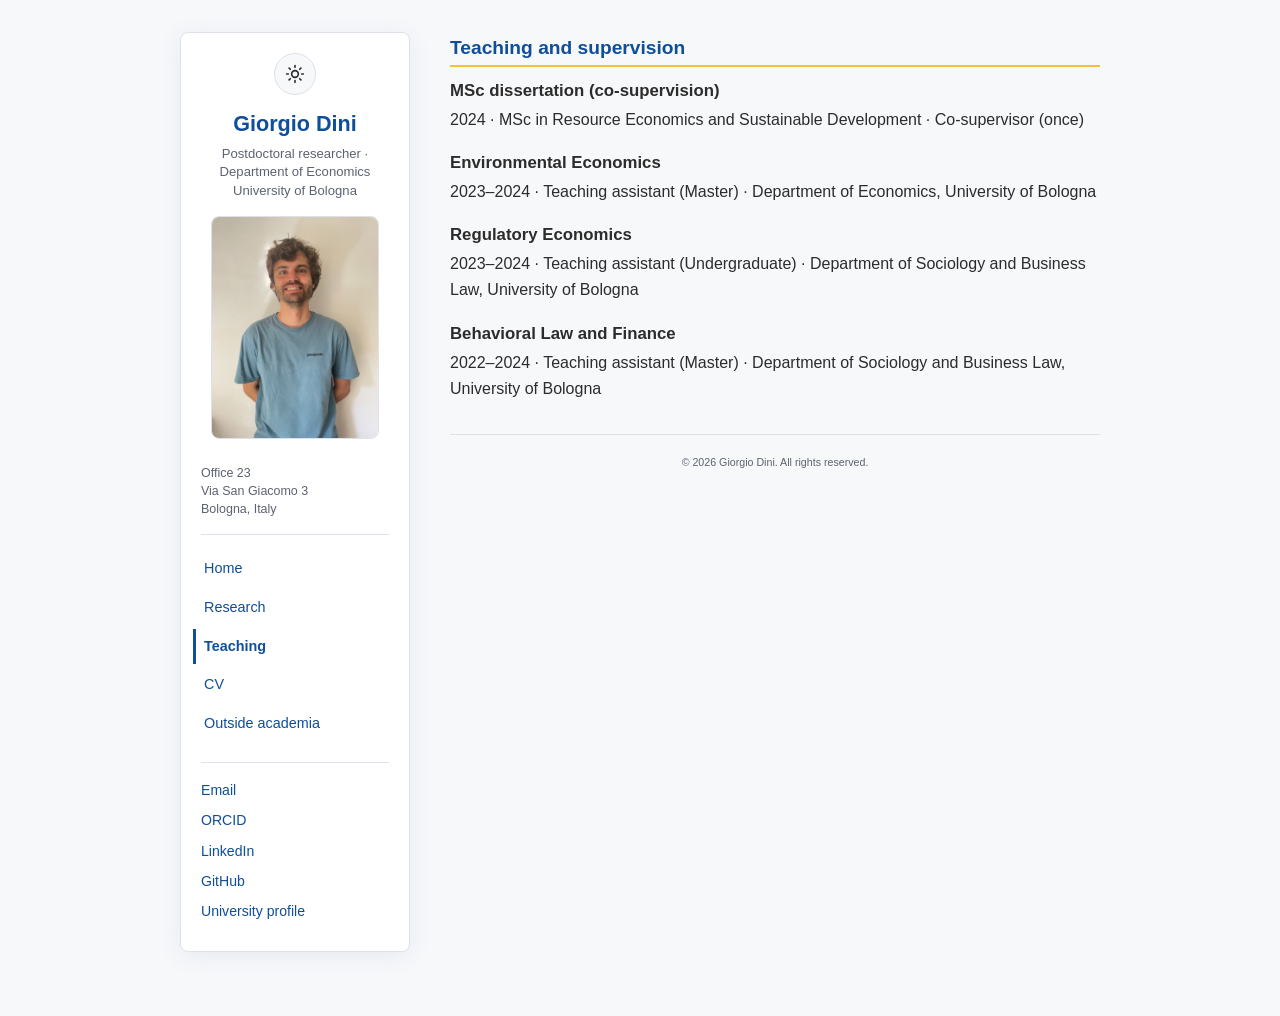
<file: teaching.html>
<!DOCTYPE html>
<html lang="en">
<head>
  <meta charset="utf-8">
  <meta name="viewport" content="width=device-width, initial-scale=1">
  <meta name="color-scheme" content="light">
  <meta name="description" content="Teaching and supervision — Giorgio Dini, University of Bologna.">
  <title>Teaching | Giorgio Dini | giodini121.github.io</title>
  <link rel="canonical" href="https://giodini121.github.io/teaching.html">
  <link rel="stylesheet" href="stylesheets/styles.css">
</head>
<body>
  <div class="nav-backdrop" id="nav-backdrop" hidden aria-hidden="true"></div>
  <button type="button" class="nav-toggle" id="nav-toggle" aria-label="Open menu" aria-expanded="false" aria-controls="site-nav">
    <svg xmlns="http://www.w3.org/2000/svg" width="22" height="22" viewBox="0 0 24 24" fill="none" stroke="currentColor" stroke-width="2" stroke-linecap="round" aria-hidden="true">
      <path d="M4 6h16M4 12h16M4 18h16"/>
    </svg>
  </button>
  <div class="wrapper">
    <header>
      <div class="header-toolbar">
        <div class="theme-toggle-wrap">
          <button type="button" class="theme-toggle" id="theme-toggle" aria-label="Switch to dark mode">
            <svg class="theme-icon theme-icon-sun" xmlns="http://www.w3.org/2000/svg" width="20" height="20" viewBox="0 0 24 24" fill="none" stroke="currentColor" stroke-width="2" stroke-linecap="round" stroke-linejoin="round" aria-hidden="true">
              <circle cx="12" cy="12" r="4"/>
              <path d="M12 2v2M12 20v2M4.93 4.93l1.41 1.41M17.66 17.66l1.41 1.41M2 12h2M20 12h2M6.34 17.66l-1.41 1.41M19.07 4.93l-1.41 1.41"/>
            </svg>
            <svg class="theme-icon theme-icon-moon" xmlns="http://www.w3.org/2000/svg" width="20" height="20" viewBox="0 0 24 24" fill="none" stroke="currentColor" stroke-width="2" stroke-linecap="round" stroke-linejoin="round" aria-hidden="true">
              <path d="M21 12.79A9 9 0 1 1 11.21 3 7 7 0 0 0 21 12.79z"/>
            </svg>
          </button>
        </div>
      </div>
      <h1>Giorgio Dini</h1>
      <p class="tagline">Postdoctoral researcher · Department of Economics<br>University of Bologna</p>
      <p class="profile-img"><img src="personal/profile.png" width="168" height="168" alt="Giorgio Dini"></p>
      <ul class="header-contact-icons contact-footer-icons show-mobile-only" aria-label="Profile links">
        <li>
          <a class="contact-footer-icon-link" href="mailto:giorgio.dini2@unibo.it" aria-label="Email">
            <svg xmlns="http://www.w3.org/2000/svg" width="22" height="22" viewBox="0 0 24 24" fill="none" stroke="currentColor" stroke-width="2" stroke-linecap="round" stroke-linejoin="round" aria-hidden="true"><path d="M4 4h16c1.1 0 2 .9 2 2v12c0 1.1-.9 2-2 2H4c-1.1 0-2-.9-2-2V6c0-1.1.9-2 2-2z"/><path d="m22 6-10 7L2 6"/></svg>
          </a>
        </li>
        <li>
          <a class="contact-footer-icon-link" href="https://orcid.org/0009-0000-2514-3129" target="_blank" rel="noopener" aria-label="ORCID profile">
            <svg xmlns="http://www.w3.org/2000/svg" width="22" height="22" viewBox="0 0 24 24" fill="none" stroke="currentColor" stroke-width="1.75" aria-hidden="true"><circle cx="12" cy="12" r="9"/><circle cx="8.5" cy="12" r="2" fill="currentColor" stroke="none"/><circle cx="12" cy="12" r="2" fill="currentColor" stroke="none"/><circle cx="15.5" cy="12" r="2" fill="currentColor" stroke="none"/></svg>
          </a>
        </li>
        <li>
          <a class="contact-footer-icon-link" href="https://www.linkedin.com/in/giorgio-dini-307a39131" target="_blank" rel="noopener" aria-label="LinkedIn">
            <svg xmlns="http://www.w3.org/2000/svg" width="22" height="22" viewBox="0 0 24 24" fill="none" stroke="currentColor" stroke-width="2" stroke-linecap="round" stroke-linejoin="round" aria-hidden="true"><path d="M16 8a6 6 0 0 1 6 6v7h-4v-7a2 2 0 0 0-2-2 2 2 0 0 0-2 2v7h-4v-7a6 6 0 0 1 6-6z"/><rect x="2" y="9" width="4" height="12" fill="none"/><circle cx="4" cy="4" r="2" fill="none"/></svg>
          </a>
        </li>
        <li>
          <a class="contact-footer-icon-link" href="https://github.com/giorgiodini" target="_blank" rel="noopener" aria-label="GitHub">
            <svg xmlns="http://www.w3.org/2000/svg" width="22" height="22" viewBox="0 0 24 24" fill="none" stroke="currentColor" stroke-width="2" stroke-linecap="round" stroke-linejoin="round" aria-hidden="true"><path d="M9 19c-5 1.5-5-2.5-7-3m14 6v-3.87a3.37 3.37 0 0 0-.94-2.61c3.14-.35 6.44-1.54 6.44-7A5.44 5.44 0 0 0 20 4.77 5.07 5.07 0 0 0 19.91 1S18.73.65 16 2.48a13.38 13.38 0 0 0-7 0C6.27.65 5.09 1 5.09 1A5.07 5.07 0 0 0 5 4.77a5.44 5.44 0 0 0-1.5 3.78c0 5.42 3.3 6.61 6.44 7A3.37 3.37 0 0 0 9 18.13V22"/></svg>
          </a>
        </li>
        <li>
          <a class="contact-footer-icon-link" href="https://www.unibo.it/sitoweb/giorgio.dini2/en" target="_blank" rel="noopener" aria-label="University profile">
            <svg xmlns="http://www.w3.org/2000/svg" width="22" height="22" viewBox="0 0 24 24" fill="none" stroke="currentColor" stroke-width="2" stroke-linecap="round" stroke-linejoin="round" aria-hidden="true"><path d="M6 22V4a2 2 0 0 1 2-2h8a2 2 0 0 1 2 2v18Z"/><path d="M6 12h12"/><path d="M6 16h12"/><path d="M6 8h12"/><path d="M10 6h4"/></svg>
          </a>
        </li>
      </ul>
      <p class="office-address office-address-desktop">Office 23<br>Via San Giacomo 3<br>Bologna, Italy</p>
      <nav class="site-nav" id="site-nav" aria-label="Primary pages">
        <a href="index.html">Home</a>
        <a href="research.html">Research</a>
        <a href="teaching.html"  aria-current="page">Teaching</a>
        <a href="cv.html" >CV</a>
        <a href="outside.html" >Outside academia</a>
      </nav>
      <ul class="external-links">
        <li><a href="mailto:giorgio.dini2@unibo.it">Email</a></li>
        <li><a href="https://orcid.org/0009-0000-2514-3129" target="_blank" rel="noopener">ORCID</a></li>
        <li><a href="https://www.linkedin.com/in/giorgio-dini-307a39131" target="_blank" rel="noopener">LinkedIn</a></li>
        <li><a href="https://github.com/giorgiodini" target="_blank" rel="noopener">GitHub</a></li>
        <li><a href="https://www.unibo.it/sitoweb/giorgio.dini2/en" target="_blank" rel="noopener">University profile</a></li>
      </ul>
    </header>
    <section>
      <h2>Teaching and supervision</h2>

      <div class="teaching-item">
        <h3>MSc dissertation (co-supervision)</h3>
        <p>2024 · MSc in Resource Economics and Sustainable Development · Co-supervisor (once)</p>
      </div>

      <div class="teaching-item">
        <h3>Environmental Economics</h3>
        <p>2023–2024 · Teaching assistant (Master) · Department of Economics, University of Bologna</p>
      </div>

      <div class="teaching-item">
        <h3>Regulatory Economics</h3>
        <p>2023–2024 · Teaching assistant (Undergraduate) · Department of Sociology and Business Law, University of Bologna</p>
      </div>

      <div class="teaching-item">
        <h3>Behavioral Law and Finance</h3>
        <p>2022–2024 · Teaching assistant (Master) · Department of Sociology and Business Law, University of Bologna</p>
      </div>

      <aside class="contact-footer" aria-label="Contact and links">
        <div class="contact-footer-contacts">
          <p class="contact-footer-contacts-heading">Contacts:</p>
          <p class="contact-footer-contacts-lines">Office 23<br>Via San Giacomo 3<br>Bologna, Italy</p>
          <p class="contact-footer-contacts-email"><a href="mailto:giorgio.dini2@unibo.it">giorgio.dini2@unibo.it</a></p>
        </div>
        <h3 class="contact-footer-title">Links</h3>
        <ul class="contact-footer-links">
          <li><a href="mailto:giorgio.dini2@unibo.it">Email</a></li>
          <li><a href="https://orcid.org/0009-0000-2514-3129" target="_blank" rel="noopener">ORCID</a></li>
          <li><a href="https://www.linkedin.com/in/giorgio-dini-307a39131" target="_blank" rel="noopener">LinkedIn</a></li>
          <li><a href="https://github.com/giorgiodini" target="_blank" rel="noopener">GitHub</a></li>
          <li><a href="https://www.unibo.it/sitoweb/giorgio.dini2/en" target="_blank" rel="noopener">University profile</a></li>
        </ul>
      </aside>

      <footer>
        <p><small>© 2026 Giorgio Dini. All rights reserved.</small></p>
      </footer>
    </section>
  </div>
  <script src="scripts/theme.js" defer></script>
  <script src="scripts/nav.js" defer></script>
</body>
</html>
</file>
<file: stylesheets/styles.css>
/* Giorgio Dini — academic site; brand #104e99, accent #f8bf3e */
:root {
  --color-primary: #104e99;
  --color-accent: #f8bf3e;
  --bg: #f7f8fa;
  --bg-elevated: #ffffff;
  --text: #2c2c2c;
  --text-muted: #5c6370;
  --border: #dde1e8;
  --link-hover: #0d3d7a;
  --shadow: rgba(16, 78, 153, 0.08);
}
[data-theme="dark"] {
  --color-primary: #5b9fd4;
  --color-accent: #e5ac2e;
  --bg: #14161a;
  --bg-elevated: #1c2028;
  --text: #e8eaef;
  --text-muted: #a8b0bd;
  --border: #2e3542;
  --link-hover: #8ec4f0;
  --shadow: rgba(0, 0, 0, 0.35);
}
* { box-sizing: border-box; }
html { scroll-behavior: smooth; }
body {
  margin: 0;
  padding: 2rem 1.5rem 4rem;
  font: 16px/1.65 -apple-system, BlinkMacSystemFont, "Segoe UI", Roboto, "Helvetica Neue", Arial, sans-serif;
  color: var(--text);
  background: var(--bg);
}
h1, h2, h3 {
  font-family: -apple-system, BlinkMacSystemFont, "Segoe UI", Roboto, "Helvetica Neue", Arial, sans-serif;
  line-height: 1.2;
  margin: 0 0 0.75em;
  font-weight: 600;
}
h1 { font-size: 1.65rem; color: var(--text); }
h2 {
  font-size: 1.2rem;
  color: var(--color-primary);
  border-bottom: 2px solid var(--color-accent);
  padding-bottom: 0.35rem;
  margin-top: 2rem;
}
h2:first-of-type { margin-top: 0; }
h3 { font-size: 1.05rem; color: var(--text); }
p, ul, ol { margin: 0 0 1rem; }
a {
  color: var(--color-primary);
  text-decoration: none;
  font-weight: 500;
}
a:hover { color: var(--link-hover); text-decoration: underline; }
strong { color: var(--text); font-weight: 600; }
.wrapper {
  max-width: 920px;
  margin: 0 auto;
  display: flex;
  gap: 2.5rem;
  align-items: flex-start;
}
header {
  flex: 0 0 230px;
  position: sticky;
  top: 1.5rem;
  padding: 1.25rem;
  background: var(--bg-elevated);
  border: 1px solid var(--border);
  border-radius: 8px;
  box-shadow: 0 4px 24px var(--shadow);
}
header h1 {
  font-size: 1.35rem;
  margin-bottom: 0.5rem;
  color: var(--color-primary);
  text-align: center;
}
header .tagline {
  font-size: 0.82rem;
  color: var(--text-muted);
  margin: 0 0 1rem;
  line-height: 1.4;
  font-family: -apple-system, BlinkMacSystemFont, "Segoe UI", Roboto, sans-serif;
  text-align: center;
}
.profile-img {
  margin: 0 0 1rem;
  text-align: center;
}
.profile-img img {
  display: inline-block;
  max-width: 168px;
  width: 100%;
  height: auto;
  border-radius: 8px;
  border: 1px solid var(--border);
}
.office-address {
  font-size: 0.78rem;
  color: var(--text-muted);
  line-height: 1.45;
  margin: 0 0 1rem;
  font-family: -apple-system, BlinkMacSystemFont, "Segoe UI", Roboto, sans-serif;
}
.header-toolbar {
  display: flex;
  align-items: center;
  justify-content: center;
  margin-bottom: 1rem;
}
.header-toolbar .theme-toggle-wrap {
  margin-bottom: 0;
}
.nav-toggle {
  display: none;
  align-items: center;
  justify-content: center;
  width: 42px;
  height: 42px;
  padding: 0;
  flex-shrink: 0;
  cursor: pointer;
  color: var(--text);
  background: var(--bg);
  border: 1px solid var(--border);
  border-radius: 8px;
  transition: border-color 0.15s ease, background 0.15s ease, box-shadow 0.15s ease;
}
.nav-toggle:hover {
  border-color: var(--color-primary);
  background: var(--bg-elevated);
  box-shadow: 0 2px 8px var(--shadow);
}
.nav-toggle:focus-visible {
  outline: 2px solid var(--color-accent);
  outline-offset: 2px;
}
.nav-backdrop {
  position: fixed;
  inset: 0;
  z-index: 1000;
  margin: 0;
  padding: 0;
  border: none;
  background: rgba(15, 20, 28, 0.45);
  cursor: pointer;
}
[data-theme="dark"] .nav-backdrop {
  background: rgba(0, 0, 0, 0.55);
}
.theme-toggle-wrap {
  text-align: center;
  margin-bottom: 1rem;
}
.theme-toggle {
  display: inline-flex;
  align-items: center;
  justify-content: center;
  width: 42px;
  height: 42px;
  padding: 0;
  cursor: pointer;
  color: var(--text);
  background: var(--bg);
  border: 1px solid var(--border);
  border-radius: 50%;
  transition: border-color 0.15s ease, background 0.15s ease, box-shadow 0.15s ease;
}
.theme-toggle:hover {
  border-color: var(--color-primary);
  background: var(--bg-elevated);
  box-shadow: 0 2px 8px var(--shadow);
}
.theme-toggle:focus-visible {
  outline: 2px solid var(--color-accent);
  outline-offset: 2px;
}
.theme-toggle .theme-icon {
  display: block;
  flex-shrink: 0;
}
.theme-toggle .theme-icon-moon {
  display: none;
}
[data-theme="dark"] .theme-toggle .theme-icon-sun {
  display: none;
}
[data-theme="dark"] .theme-toggle .theme-icon-moon {
  display: block;
}
.site-nav {
  display: flex;
  flex-direction: column;
  gap: 0.25rem;
  margin: 0 0 1.25rem;
  padding: 1rem 0 0;
  border-top: 1px solid var(--border);
}
.site-nav a {
  display: block;
  padding: 0.35rem 0;
  font-size: 0.9rem;
  font-family: -apple-system, BlinkMacSystemFont, "Segoe UI", Roboto, sans-serif;
  border-left: 3px solid transparent;
  padding-left: 0.5rem;
  margin-left: -0.5rem;
}
.site-nav a:hover {
  border-left-color: var(--color-accent);
  text-decoration: none;
}
.site-nav a[aria-current="page"] {
  border-left-color: var(--color-primary);
  font-weight: 700;
  color: var(--color-primary);
}
.external-links {
  margin: 0;
  padding: 1rem 0 0;
  list-style: none;
  border-top: 1px solid var(--border);
}
.external-links li {
  margin-bottom: 0.45rem;
  font-size: 0.88rem;
  font-family: -apple-system, BlinkMacSystemFont, "Segoe UI", Roboto, sans-serif;
}
.show-mobile-only {
  display: none;
}
.contact-footer {
  display: none;
  margin-top: 2.5rem;
  padding: 1.35rem 1.15rem 1.25rem;
  background: var(--bg-elevated);
  border: 1px solid var(--border);
  border-radius: 8px;
  box-shadow: 0 4px 20px var(--shadow);
}
.contact-footer-title {
  font-size: 0.72rem;
  font-weight: 600;
  text-transform: uppercase;
  letter-spacing: 0.06em;
  color: var(--text-muted);
  margin: 0 0 0.4rem;
  padding-bottom: 0.3rem;
  border-bottom: 1px solid var(--border);
}
.header-contact-icons {
  margin: 0 0 1rem;
}
.contact-footer-icons {
  list-style: none;
  margin: 0;
  padding: 0;
  display: flex;
  flex-wrap: wrap;
  justify-content: center;
  align-items: center;
  gap: 0.65rem 1rem;
}
.contact-footer-icons li {
  margin: 0;
}
/* Must follow .contact-footer-icons so flex does not override .show-mobile-only on desktop */
ul.header-contact-icons.contact-footer-icons.show-mobile-only {
  display: none;
}
.contact-footer-icon-link {
  display: inline-flex;
  align-items: center;
  justify-content: center;
  width: 48px;
  height: 48px;
  padding: 0;
  color: var(--color-primary);
  background: var(--bg);
  border: 1px solid var(--border);
  border-radius: 10px;
  text-decoration: none !important;
  transition: background 0.15s ease, border-color 0.15s ease, box-shadow 0.15s ease;
}
.contact-footer-icon-link:hover {
  background: var(--bg-elevated);
  border-color: var(--color-primary);
  box-shadow: 0 2px 10px var(--shadow);
}
.contact-footer-icon-link:focus-visible {
  outline: 2px solid var(--color-accent);
  outline-offset: 2px;
}
.contact-footer-icon-link svg {
  display: block;
  flex-shrink: 0;
}
.contact-footer-links {
  list-style: none;
  margin: 0;
  padding: 0;
  display: flex;
  flex-direction: column;
  gap: 0.08rem;
  line-height: 1.35;
}
.contact-footer-links li {
  margin: 0;
  font-size: 0.92rem;
  font-family: -apple-system, BlinkMacSystemFont, "Segoe UI", Roboto, sans-serif;
}
.contact-footer-links a {
  display: block;
  padding: 0.22rem 0.25rem;
  border-radius: 6px;
  font-weight: 500;
  line-height: 1.35;
}
.contact-footer-links a:hover {
  background: var(--bg);
  text-decoration: none;
}
.contact-footer-contacts {
  margin: 0 0 1rem;
  padding-bottom: 1rem;
  border-bottom: 1px solid var(--border);
  font-size: 0.88rem;
  color: var(--text-muted);
  line-height: 1.55;
  text-align: left;
}
.contact-footer-contacts-heading {
  margin: 0 0 0.5rem;
  font-size: 0.95rem;
  font-weight: 600;
  color: var(--text);
}
.contact-footer-contacts-lines {
  margin: 0 0 0.45rem;
}
.contact-footer-contacts-email {
  margin: 0;
  font-size: 0.88rem;
}
.contact-footer-contacts-email a {
  word-break: break-word;
}
section {
  flex: 1;
  min-width: 0;
  padding: 0.25rem 0 2rem;
}
section > h2:first-child { margin-top: 0; }
hr {
  border: none;
  border-top: 1px solid var(--border);
  margin: 1.75rem 0;
}
.news-block {
  background: var(--bg-elevated);
  border: 1px solid var(--border);
  border-left: 4px solid var(--color-accent);
  border-radius: 6px;
  padding: 1rem 1.25rem;
  margin-bottom: 1.5rem;
}
.news-block h3 {
  margin-top: 0;
  font-size: 1rem;
  color: var(--color-primary);
}
.news-block ul { margin: 0; padding-left: 1.2rem; }
.news-block li { margin-bottom: 0.85rem; }
.news-block li:last-child { margin-bottom: 0; }
.paper {
  margin-bottom: 0.65rem;
  padding-bottom: 0.7rem;
  border-bottom: 1px solid var(--border);
}
.paper:last-child { border-bottom: none; }
.orcid-note {
  color: var(--text-muted);
  margin-bottom: 1rem;
  font-family: -apple-system, BlinkMacSystemFont, "Segoe UI", Roboto, sans-serif;
}
.paper p { margin-bottom: 0.5rem; }
details summary {
  color: var(--color-primary);
  cursor: pointer;
  font-weight: 600;
  font-family: -apple-system, BlinkMacSystemFont, "Segoe UI", Roboto, sans-serif;
  font-size: 0.9rem;
}
.paper details {
  margin-top: 0.35rem;
}
details[open] summary { margin-bottom: 0.5rem; }
details p { font-size: 0.95rem; color: var(--text-muted); }
.teaching-item { margin-bottom: 1.25rem; }
.outside-page p {
  margin-bottom: 1.1rem;
  line-height: 1.7;
}
.outside-gallery {
  display: grid;
  grid-template-columns: repeat(auto-fill, minmax(200px, 1fr));
  gap: 1rem;
  margin-top: 1.75rem;
}
.outside-gallery figure {
  margin: 0;
}
.outside-gallery img {
  display: block;
  width: 100%;
  height: auto;
  border-radius: 8px;
  border: 1px solid var(--border);
}
.outside-gallery figcaption {
  font-size: 0.82rem;
  color: var(--text-muted);
  margin-top: 0.4rem;
  font-family: -apple-system, BlinkMacSystemFont, "Segoe UI", Roboto, sans-serif;
}
.teaching-item h3 { margin-bottom: 0.35rem; }
.cv-toolbar {
  display: flex;
  flex-wrap: wrap;
  gap: 0.75rem;
  margin-bottom: 1rem;
}
.btn-download {
  display: inline-block;
  padding: 0.5rem 1rem;
  background: var(--color-primary);
  color: #fff !important;
  border-radius: 6px;
  font-family: -apple-system, BlinkMacSystemFont, "Segoe UI", Roboto, sans-serif;
  font-size: 0.9rem;
  text-decoration: none !important;
}
.btn-download:hover {
  background: var(--link-hover);
  color: #fff !important;
}
.cv-frame-wrap {
  width: 100%;
  min-height: 70vh;
  border: 1px solid var(--border);
  border-radius: 8px;
  overflow: hidden;
  background: var(--bg-elevated);
}
.cv-frame-wrap iframe {
  width: 100%;
  min-height: 70vh;
  border: none;
}
.cv-fallback {
  padding: 1rem;
  color: var(--text-muted);
  font-size: 0.95rem;
}
footer {
  margin-top: 2rem;
  padding-top: 1rem;
  border-top: 1px solid var(--border);
  font-size: 0.8rem;
  color: var(--text-muted);
  font-family: -apple-system, BlinkMacSystemFont, "Segoe UI", Roboto, sans-serif;
  text-align: center;
}
footer a { font-weight: 500; }
@media print, screen and (max-width: 800px) {
  .wrapper { flex-direction: column; }
  header {
    position: static;
    width: 100%;
    padding-left: max(1rem, env(safe-area-inset-left, 0px));
    padding-right: max(1rem, env(safe-area-inset-right, 0px));
    text-align: center;
  }
  header .office-address-desktop {
    display: none;
  }
  .header-toolbar {
    justify-content: center;
  }
  .nav-toggle {
    display: inline-flex;
    position: fixed;
    top: max(1rem, env(safe-area-inset-top, 0px));
    left: max(1rem, env(safe-area-inset-left, 0px));
    z-index: 1002;
    background: var(--bg-elevated);
    box-shadow: 0 2px 14px var(--shadow);
  }
  .external-links {
    display: none;
  }
  .show-mobile-only:not(ul) {
    display: block;
  }
  ul.header-contact-icons.contact-footer-icons.show-mobile-only {
    display: flex;
  }
  .contact-footer {
    display: block;
  }
  .site-nav {
    position: fixed;
    top: 0;
    left: 0;
    width: min(85vw, 320px);
    height: 100vh;
    height: 100dvh;
    margin: 0;
    padding: max(1rem, env(safe-area-inset-top, 0px)) 1rem 1.25rem
      max(1rem, env(safe-area-inset-left, 0px));
    z-index: 1003;
    background: var(--bg-elevated);
    border: none;
    border-right: 1px solid var(--border);
    border-top: none;
    box-shadow: 4px 0 28px var(--shadow);
    overflow-y: auto;
    -webkit-overflow-scrolling: touch;
    transform: translateX(-100%);
    transition: transform 0.2s ease;
    text-align: left;
  }
  body.nav-open .site-nav {
    transform: translateX(0);
  }
  .site-nav a {
    min-height: 44px;
    display: flex;
    align-items: center;
    padding: 0.4rem 0.5rem;
  }
}
@media (prefers-reduced-motion: reduce) {
  .site-nav {
    transition: none;
  }
}
@media print {
  body { padding: 0; }
  header {
    padding-left: 0 !important;
  }
  .theme-toggle-wrap,
  .theme-toggle,
  .nav-toggle,
  .nav-backdrop,
  .site-nav,
  .contact-footer,
  .show-mobile-only {
    display: none !important;
  }
  header .office-address {
    display: block !important;
  }
  .external-links {
    display: block !important;
  }
}
code {
  font-family: ui-monospace, "Cascadia Code", Consolas, monospace;
  font-size: 0.88em;
  background: var(--bg);
  padding: 0.15em 0.35em;
  border-radius: 4px;
  border: 1px solid var(--border);
}
</file>
